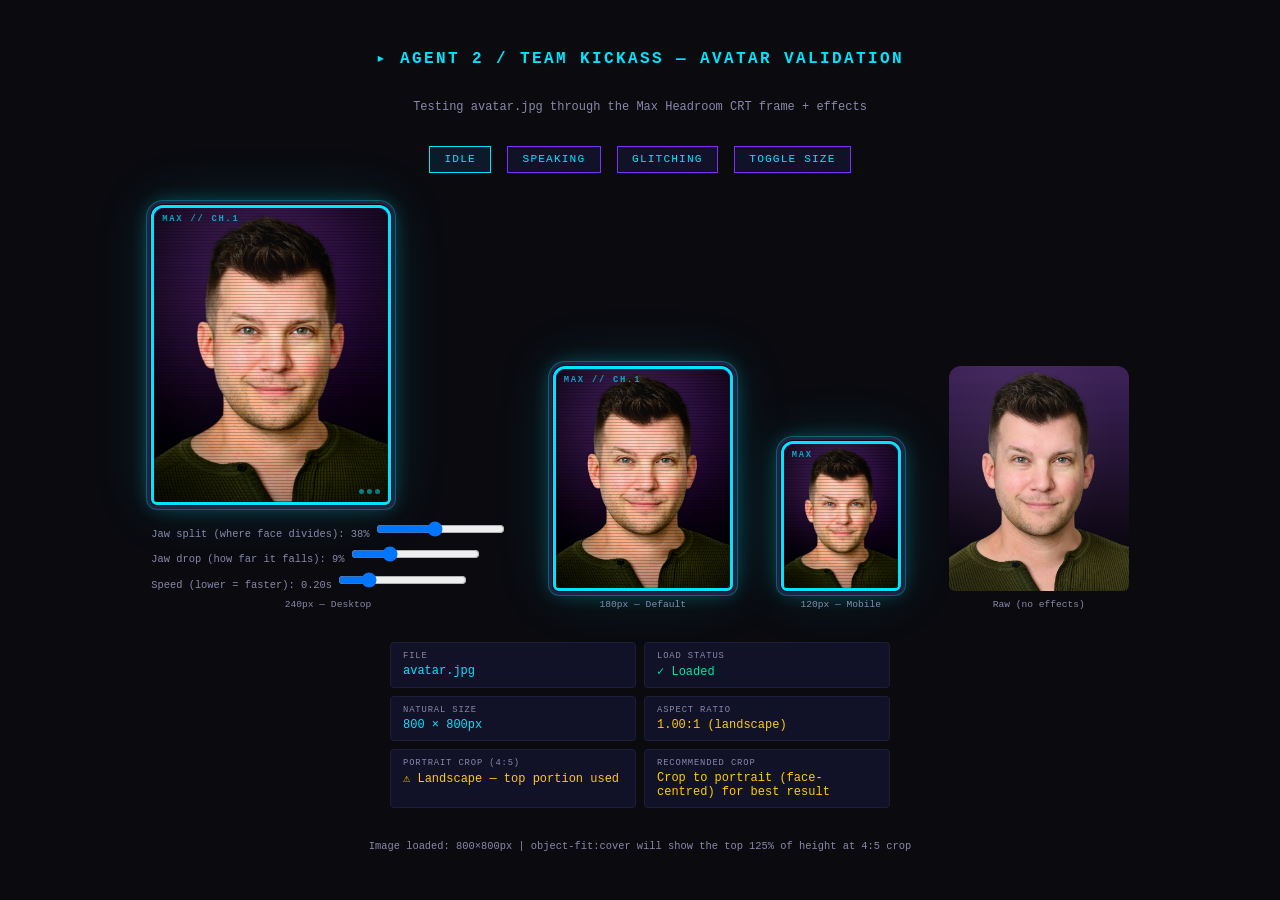
<file: assets/test-avatar.html>
<!DOCTYPE html>
<html lang="en">
<head>
  <meta charset="UTF-8">
  <meta name="viewport" content="width=device-width, initial-scale=1.0">
  <title>Agent 2 — Avatar + CSS Validation</title>
  <style>
    /* Inline tokens so this is self-contained */
    :root {
      --color-bg:           #0a0a0f;
      --color-accent:       #00e5ff;
      --color-accent-2:     #7b2fff;
      --color-accent-3:     #ff2d78;
      --color-text:         #e8e8f0;
      --color-text-dim:     #8888aa;
      --color-scanline:     rgba(0,0,0,0.18);
      --color-crt-vignette: rgba(0,0,0,0.55);
      --font-mono:          "Courier New", Courier, monospace;
      --mh-size:            240px;
      --mh-border:          3px;
      --mh-z:               100;
    }

    * { box-sizing: border-box; margin: 0; padding: 0; }

    body {
      background: var(--color-bg);
      color: var(--color-text);
      font-family: var(--font-mono);
      min-height: 100vh;
      display: flex;
      flex-direction: column;
      align-items: center;
      justify-content: center;
      gap: 2rem;
      padding: 2rem;
    }

    h1 { color: var(--color-accent); font-size: 1rem; letter-spacing: 0.15em; text-transform: uppercase; }
    p  { color: var(--color-text-dim); font-size: 0.75rem; text-align: center; }

    /* ---- Controls ---- */
    .controls {
      display: flex;
      gap: 1rem;
      flex-wrap: wrap;
      justify-content: center;
    }
    button {
      background: #111128;
      border: 1px solid var(--color-accent-2);
      color: var(--color-accent);
      font-family: var(--font-mono);
      font-size: 0.7rem;
      padding: 0.4rem 0.9rem;
      cursor: pointer;
      letter-spacing: 0.1em;
      text-transform: uppercase;
      transition: background 0.15s;
    }
    button:hover { background: #1e1e3a; }
    button.active { border-color: var(--color-accent); background: #0d1a2a; }

    /* ---- Grid of sizes ---- */
    .size-grid {
      display: flex;
      gap: 3rem;
      align-items: flex-end;
      flex-wrap: wrap;
      justify-content: center;
    }
    .size-label {
      font-size: 0.6rem;
      color: var(--color-text-dim);
      text-align: center;
      margin-top: 0.5rem;
    }

    /* ======================================================
       MAX HEADROOM WIDGET (from max-headroom.css inline)
       ====================================================== */
    .max-headroom {
      position: relative;
      width: var(--mh-size);
      isolation: isolate;
    }

    .max-headroom__frame {
      position: relative;
      width: 100%;
      aspect-ratio: 4 / 5;
      border-radius: 12px 12px 6px 6px;
      background: #1a1a2e;
      border: var(--mh-border) solid var(--color-accent);
      box-shadow:
        0 0 0 1px #0a0a1a,
        0 0 0 4px #222244,
        0 0 0 5px rgba(0,229,255,0.3),
        0 0 20px rgba(0,229,255,0.4),
        0 0 60px rgba(0,229,255,0.15),
        inset 0 0 30px rgba(0,0,0,0.8);
      overflow: hidden;
      transition: box-shadow 0.2s ease;
    }

    .max-headroom__frame::before {
      content: "";
      position: absolute;
      inset: 0;
      background: radial-gradient(ellipse at 40% 30%, rgba(255,255,255,0.06) 0%, transparent 60%);
      pointer-events: none;
      z-index: 20;
      border-radius: inherit;
    }

    /* ---- Two-layer South Park jaw ---- */
    .max-headroom__avatar-wrap {
      position: absolute;
      inset: 0;
      overflow: hidden;
    }

    .max-headroom__avatar {
      display: block;
      position: absolute;
      inset: 0;
      width: 100%;
      height: 100%;
      object-fit: cover;
      object-position: center top;
      filter: saturate(1.2) contrast(1.1) hue-rotate(5deg);
    }

    /* Top half — static (forehead, eyes, nose) */
    .max-headroom__avatar--top {
      /* clip-path: inset(top right bottom left) */
      clip-path: inset(0 0 var(--jaw-split, 38%) 0);
      z-index: 2;
    }

    /* Bottom jaw — drops down when speaking */
    .max-headroom__avatar--jaw {
      clip-path: inset(calc(100% - var(--jaw-split, 38%)) 0 0 0);
      z-index: 1;
      transform-origin: center top;
      /* Small gap line between halves — sells the separation */
      border-top: 1px solid rgba(0,0,0,0.6);
    }

    @keyframes jaw-flap {
      0%   { transform: translateY(0); }
      40%  { transform: translateY(var(--jaw-drop, 9%)); }
      60%  { transform: translateY(var(--jaw-drop, 9%)); }
      100% { transform: translateY(0); }
    }

    .max-headroom.is-speaking .max-headroom__avatar--jaw {
      animation: jaw-flap var(--jaw-speed, 0.2s) linear infinite;
    }

    /* Glitch still applies to both layers */
    .max-headroom.is-glitching .max-headroom__avatar--top,
    .max-headroom.is-glitching .max-headroom__avatar--jaw {
      animation: crt-warp 0.4s ease-out;
    }

    .scanline-overlay {
      position: absolute;
      inset: 0;
      pointer-events: none;
      z-index: 10;
      border-radius: inherit;
      background: repeating-linear-gradient(
        to bottom,
        transparent 0px, transparent 2px,
        rgba(0,0,0,0.22) 2px, rgba(0,0,0,0.22) 3px
      );
    }

    .crt-overlay {
      position: absolute;
      inset: 0;
      pointer-events: none;
      z-index: 11;
      border-radius: inherit;
      background: radial-gradient(ellipse at center, transparent 45%, rgba(0,0,0,0.7) 100%);
    }

    .noise-overlay {
      position: absolute;
      inset: -20%;
      width: 140%; height: 140%;
      pointer-events: none;
      z-index: 9;
      opacity: 0;
      border-radius: inherit;
      background-image: url("data:image/svg+xml,%3Csvg viewBox='0 0 256 256' xmlns='http://www.w3.org/2000/svg'%3E%3Cfilter id='n'%3E%3CfeTurbulence type='fractalNoise' baseFrequency='0.9' numOctaves='4' stitchTiles='stitch'/%3E%3C/filter%3E%3Crect width='100%25' height='100%25' filter='url(%23n)' opacity='0.15'/%3E%3C/svg%3E");
      background-size: 256px 256px;
      transition: opacity 0.1s;
    }

    .max-headroom__label {
      position: absolute;
      top: 6px; left: 8px;
      z-index: 25;
      font-family: var(--font-mono);
      font-size: 0.55rem;
      font-weight: bold;
      color: var(--color-accent);
      text-transform: uppercase;
      letter-spacing: 0.2em;
      opacity: 0.7;
      pointer-events: none;
    }

    .max-headroom__signal {
      position: absolute;
      bottom: 8px; right: 8px;
      z-index: 25;
      display: flex;
      gap: 3px;
      align-items: center;
      pointer-events: none;
    }

    .max-headroom__signal-dot {
      width: 5px; height: 5px;
      border-radius: 50%;
      background: var(--color-accent);
      opacity: 0.5;
      animation: signal-pulse 1.4s ease-in-out infinite;
    }
    .max-headroom__signal-dot:nth-child(2) { animation-delay: 0.2s; }
    .max-headroom__signal-dot:nth-child(3) { animation-delay: 0.4s; }

    @keyframes signal-pulse {
      0%, 100% { opacity: 0.25; transform: scale(0.9); }
      50%       { opacity: 0.9;  transform: scale(1.1); }
    }

    /* ---- States ---- */
    /* Jaw oscillation — compresses from the bottom up, simulating mouth open/close.
       transform-origin: center bottom anchors the chin, so movement goes upward (jaw).
       Fast 0.18s cycle ~= natural speech cadence.
       scaleY(0.97) is subtle — enough to read as talking, not cartoonish. */
    /* Legacy — replaced by jaw-flap */
    @keyframes speaking-pulse { 0%, 100% { opacity: 1; } }

    @keyframes crt-warp {
      0%   { transform: translateX(0) skewX(0deg); }
      15%  { transform: translateX(-3px) skewX(-0.4deg); }
      30%  { transform: translateX(3px) skewX(0.4deg); }
      50%  { transform: translateX(-2px) skewX(-0.2deg); }
      70%  { transform: translateX(2px) skewX(0.3deg); }
      85%  { transform: translateX(-1px) skewX(0deg); }
      100% { transform: translateX(0) skewX(0deg); }
    }

    @keyframes rgb-shift-frame {
      0%   { box-shadow: 0 0 0 1px #0a0a1a, 0 0 0 4px #222244, 0 0 0 5px rgba(0,229,255,0.3), 0 0 20px rgba(0,229,255,0.4), inset 0 0 30px rgba(0,0,0,0.8); }
      30%  { box-shadow: 0 0 0 1px #0a0a1a, 0 0 0 4px #220011, 0 0 0 5px rgba(255,45,120,0.5), 0 0 25px rgba(255,45,120,0.5), inset 0 0 30px rgba(0,0,0,0.8); }
      60%  { box-shadow: 0 0 0 1px #0a0a1a, 0 0 0 4px #110022, 0 0 0 5px rgba(123,47,255,0.5), 0 0 25px rgba(123,47,255,0.4), inset 0 0 30px rgba(0,0,0,0.8); }
      100% { box-shadow: 0 0 0 1px #0a0a1a, 0 0 0 4px #222244, 0 0 0 5px rgba(0,229,255,0.3), 0 0 20px rgba(0,229,255,0.4), inset 0 0 30px rgba(0,0,0,0.8); }
    }

    .max-headroom.is-speaking .max-headroom__frame {
      box-shadow:
        0 0 0 1px #0a0a1a, 0 0 0 4px #222244,
        0 0 0 5px rgba(0,229,255,0.6),
        0 0 30px rgba(0,229,255,0.7),
        0 0 80px rgba(0,229,255,0.25),
        inset 0 0 30px rgba(0,0,0,0.8);
    }
    .max-headroom.is-speaking .max-headroom__frame {
      box-shadow:
        0 0 0 1px #0a0a1a, 0 0 0 4px #222244,
        0 0 0 5px rgba(0,229,255,0.6),
        0 0 30px rgba(0,229,255,0.7),
        0 0 80px rgba(0,229,255,0.25),
        inset 0 0 30px rgba(0,0,0,0.8);
    }
    .max-headroom.is-speaking .noise-overlay { opacity: 0.08; }
    .max-headroom.is-speaking .max-headroom__signal-dot { animation-duration: 0.5s; opacity: 0.95; }

    .max-headroom.is-glitching .max-headroom__frame {
      border-color: var(--color-accent-3);
      animation: rgb-shift-frame 0.5s ease-in-out;
    }
    .max-headroom.is-glitching .max-headroom__avatar {
      animation: crt-warp 0.4s ease-out;
    }
    .max-headroom.is-glitching .noise-overlay { opacity: 0.18; }

    /* ---- Image analysis panel ---- */
    .analysis {
      display: grid;
      grid-template-columns: 1fr 1fr;
      gap: 0.5rem;
      max-width: 500px;
      width: 100%;
    }
    .analysis-item {
      background: #111128;
      border: 1px solid #1e1e3a;
      padding: 0.5rem 0.75rem;
      border-radius: 4px;
    }
    .analysis-item .label {
      font-size: 0.55rem;
      color: var(--color-text-dim);
      text-transform: uppercase;
      letter-spacing: 0.1em;
      margin-bottom: 0.2rem;
    }
    .analysis-item .value {
      font-size: 0.75rem;
      color: var(--color-accent);
    }
    .analysis-item .value.warn { color: #ffcc00; }
    .analysis-item .value.ok   { color: #00e5a0; }
    .analysis-item .value.bad  { color: var(--color-accent-3); }
  </style>
</head>
<body>

  <h1>▸ Agent 2 / Team Kickass — Avatar Validation</h1>
  <p>Testing avatar.jpg through the Max Headroom CRT frame + effects</p>

  <!-- Controls -->
  <div class="controls">
    <button onclick="setState('')" class="active" id="btn-idle">Idle</button>
    <button onclick="setState('is-speaking')" id="btn-speaking">Speaking</button>
    <button onclick="setState('is-glitching')" id="btn-glitching">Glitching</button>
    <button onclick="cycleSizes()" id="btn-sizes">Toggle Size</button>
  </div>

  <!-- Size comparison grid -->
  <div class="size-grid" id="sizeGrid">

    <!-- Large (desktop) -->
    <div>
      <div class="max-headroom" id="widget" style="--mh-size:240px; --jaw-split:38%; --jaw-drop:9%; --jaw-speed:0.2s">
        <div class="max-headroom__frame">
          <div class="max-headroom__avatar-wrap">
            <img class="max-headroom__avatar max-headroom__avatar--top" src="avatar.jpg"
                 alt="Max Headroom" id="avatar"
                 onerror="document.getElementById('imgStatus').textContent='ERROR: avatar.jpg not found'">
            <img class="max-headroom__avatar max-headroom__avatar--jaw" src="avatar.jpg"
                 alt="" aria-hidden="true">
          </div>
          <div class="scanline-overlay"></div>
          <div class="crt-overlay"></div>
          <div class="noise-overlay"></div>
          <span class="max-headroom__label">MAX // CH.1</span>
          <div class="max-headroom__signal">
            <div class="max-headroom__signal-dot"></div>
            <div class="max-headroom__signal-dot"></div>
            <div class="max-headroom__signal-dot"></div>
          </div>
        </div>
      </div>

      <!-- Tuning sliders -->
      <div style="margin-top:1rem; display:flex; flex-direction:column; gap:0.4rem; font-size:0.65rem; color:var(--color-text-dim); font-family:var(--font-mono)">
        <label>Jaw split (where face divides): <span id="splitVal">38%</span>
          <input type="range" min="20" max="60" value="38" step="1"
                 oninput="setJaw('jaw-split', this.value+'%', 'splitVal', this.value+'%')">
        </label>
        <label>Jaw drop (how far it falls): <span id="dropVal">9%</span>
          <input type="range" min="3" max="25" value="9" step="1"
                 oninput="setJaw('jaw-drop', this.value+'%', 'dropVal', this.value+'%')">
        </label>
        <label>Speed (lower = faster): <span id="speedVal">0.20s</span>
          <input type="range" min="10" max="60" value="20" step="2"
                 oninput="setJaw('jaw-speed', (this.value/100)+'s', 'speedVal', (this.value/100).toFixed(2)+'s')">
        </label>
      </div>
      <div class="size-label">240px — Desktop</div>
    </div>

    <!-- Medium -->
    <div>
      <div class="max-headroom" style="--mh-size:180px">
        <div class="max-headroom__frame">
          <img class="max-headroom__avatar" src="avatar.jpg" alt="Max Headroom">
          <div class="scanline-overlay"></div>
          <div class="crt-overlay"></div>
          <div class="noise-overlay" style="opacity:0"></div>
          <span class="max-headroom__label">MAX // CH.1</span>
        </div>
      </div>
      <div class="size-label">180px — Default</div>
    </div>

    <!-- Small -->
    <div>
      <div class="max-headroom" style="--mh-size:120px">
        <div class="max-headroom__frame">
          <img class="max-headroom__avatar" src="avatar.jpg" alt="Max Headroom">
          <div class="scanline-overlay"></div>
          <div class="crt-overlay"></div>
          <span class="max-headroom__label">MAX</span>
        </div>
      </div>
      <div class="size-label">120px — Mobile</div>
    </div>

    <!-- No effects (raw) -->
    <div>
      <div class="max-headroom" style="--mh-size:180px">
        <div class="max-headroom__frame" style="border:none;box-shadow:none;background:transparent">
          <img class="max-headroom__avatar" src="avatar.jpg" alt="Max Headroom"
               style="filter:none">
        </div>
      </div>
      <div class="size-label">Raw (no effects)</div>
    </div>

  </div>

  <!-- Image analysis -->
  <div class="analysis">
    <div class="analysis-item">
      <div class="label">File</div>
      <div class="value" id="imgFile">avatar.jpg</div>
    </div>
    <div class="analysis-item">
      <div class="label">Load status</div>
      <div class="value" id="imgStatus">Checking...</div>
    </div>
    <div class="analysis-item">
      <div class="label">Natural size</div>
      <div class="value" id="imgSize">—</div>
    </div>
    <div class="analysis-item">
      <div class="label">Aspect ratio</div>
      <div class="value" id="imgRatio">—</div>
    </div>
    <div class="analysis-item">
      <div class="label">Portrait crop (4:5)</div>
      <div class="value" id="imgCrop">—</div>
    </div>
    <div class="analysis-item">
      <div class="label">Recommended crop</div>
      <div class="value" id="imgRec">—</div>
    </div>
  </div>

  <p id="imgStatus2" style="font-size:0.65rem; color: var(--color-text-dim)"></p>

  <script>
    // State toggling
    const widget = document.getElementById('widget');
    const btns = { '': 'btn-idle', 'is-speaking': 'btn-speaking', 'is-glitching': 'btn-glitching' };

    function setState(state) {
      widget.className = 'max-headroom' + (state ? ' ' + state : '');
      Object.entries(btns).forEach(([s, id]) => {
        document.getElementById(id).classList.toggle('active', s === state);
      });

      // Auto-clear glitch after animation
      if (state === 'is-glitching') {
        setTimeout(() => setState(''), 600);
      }
    }

    // Size cycling
    const sizes = [240, 180, 150, 120];
    let sizeIdx = 0;
    function cycleSizes() {
      sizeIdx = (sizeIdx + 1) % sizes.length;
      widget.style.setProperty('--mh-size', sizes[sizeIdx] + 'px');
      document.getElementById('btn-sizes').textContent = `Size: ${sizes[sizeIdx]}px`;
    }

    // Image analysis
    const img = document.getElementById('avatar');
    function analyzeImage() {
      const w = img.naturalWidth;
      const h = img.naturalHeight;
      const ratio = (w / h).toFixed(2);
      const isPortrait = h > w;
      const is4x5 = Math.abs((w/h) - 0.8) < 0.15;

      document.getElementById('imgStatus').textContent = '✓ Loaded';
      document.getElementById('imgStatus').className = 'value ok';
      document.getElementById('imgSize').textContent = `${w} × ${h}px`;

      const ratioEl = document.getElementById('imgRatio');
      ratioEl.textContent = `${ratio}:1 (${isPortrait ? 'portrait' : 'landscape'})`;
      ratioEl.className = isPortrait ? 'value ok' : 'value warn';

      const cropEl = document.getElementById('imgCrop');
      cropEl.textContent = is4x5 ? '✓ Near-ideal' : isPortrait ? '✓ Will crop well' : '⚠ Landscape — top portion used';
      cropEl.className = isPortrait ? 'value ok' : 'value warn';

      const recEl = document.getElementById('imgRec');
      if (is4x5) {
        recEl.textContent = 'Perfect as-is';
        recEl.className = 'value ok';
      } else if (isPortrait) {
        recEl.textContent = 'Good — ensure face is in upper 60%';
        recEl.className = 'value ok';
      } else {
        recEl.textContent = 'Crop to portrait (face-centred) for best result';
        recEl.className = 'value warn';
      }

      document.getElementById('imgStatus2').textContent =
        `Image loaded: ${w}×${h}px | object-fit:cover will show the top ${Math.round((w/h)*(5/4)*100)}% of height at 4:5 crop`;
    }

    img.addEventListener('load', analyzeImage);
    img.addEventListener('error', () => {
      document.getElementById('imgStatus').textContent = '✗ Not found';
      document.getElementById('imgStatus').className = 'value bad';
      document.getElementById('imgStatus2').textContent = 'Place avatar.jpg in the same folder as this HTML file to test.';
    });

    if (img.complete && img.naturalWidth > 0) analyzeImage();

    // Jaw tuning — updates CSS custom properties on the widget in real time
    function setJaw(prop, val, labelId, labelVal) {
      document.getElementById('widget').style.setProperty('--' + prop, val);
      document.getElementById(labelId).textContent = labelVal;
    }
  </script>
</body>
</html>
</file>
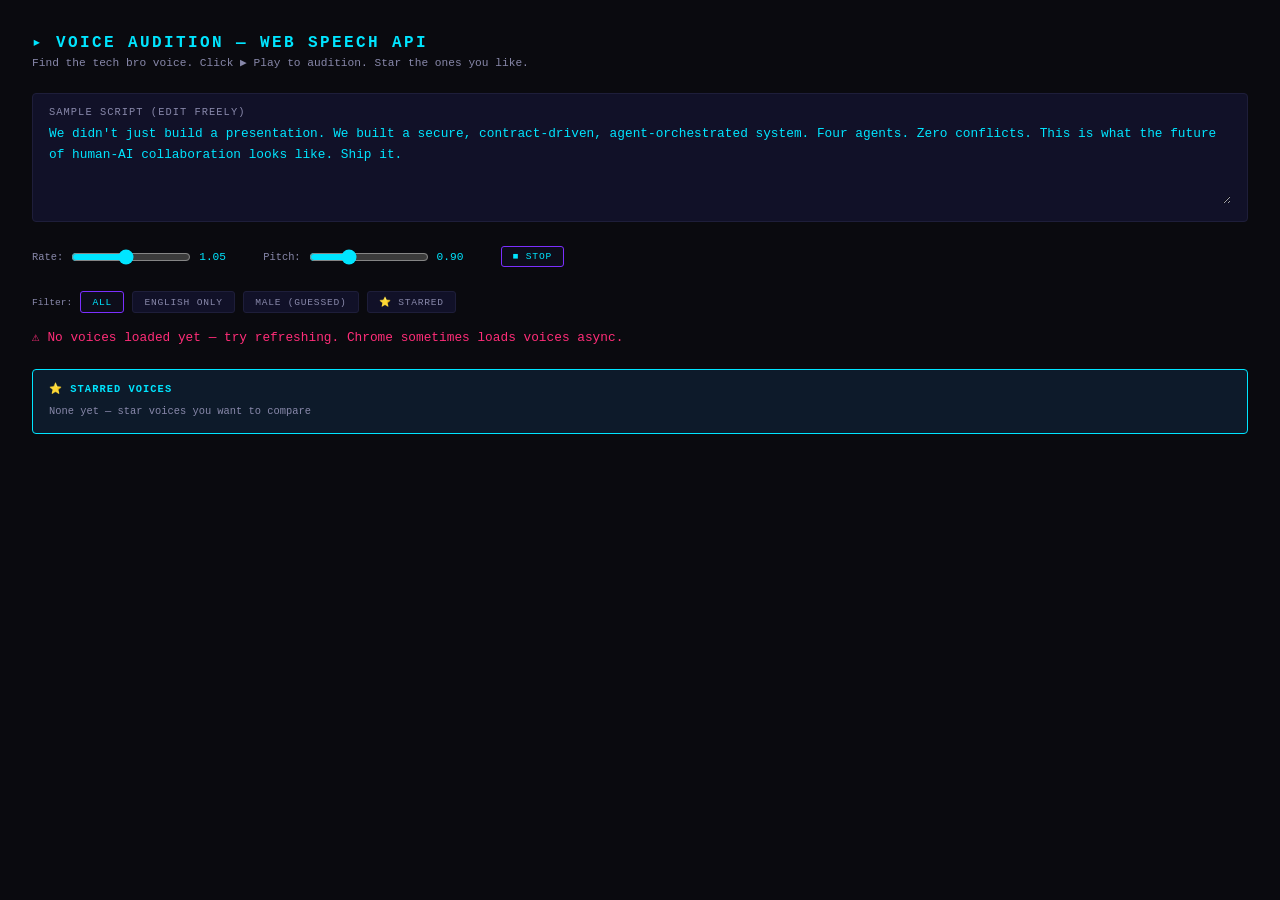
<file: assets/test-voices.html>
<!DOCTYPE html>
<html lang="en">
<head>
  <meta charset="UTF-8">
  <title>Agent 2 — Voice Audition</title>
  <style>
    :root {
      --bg: #0a0a0f; --accent: #00e5ff; --accent2: #7b2fff;
      --text: #e8e8f0; --dim: #8888aa; --mono: "Courier New", monospace;
    }
    * { box-sizing: border-box; margin: 0; padding: 0; }
    body { background: var(--bg); color: var(--text); font-family: var(--mono); padding: 2rem; }
    h1 { color: var(--accent); font-size: 1rem; text-transform: uppercase; letter-spacing: 0.15em; margin-bottom: 0.25rem; }
    p.sub { color: var(--dim); font-size: 0.7rem; margin-bottom: 1.5rem; }

    .script-area {
      background: #111128; border: 1px solid #1e1e3a; border-radius: 4px;
      padding: 0.75rem 1rem; margin-bottom: 1.5rem;
    }
    .script-area label { font-size: 0.65rem; color: var(--dim); text-transform: uppercase; letter-spacing: 0.1em; display: block; margin-bottom: 0.4rem; }
    .script-area textarea {
      width: 100%; background: transparent; border: none; outline: none;
      color: var(--accent); font-family: var(--mono); font-size: 0.8rem;
      line-height: 1.6; resize: vertical; min-height: 80px;
    }

    .controls { display: flex; gap: 0.5rem; align-items: center; flex-wrap: wrap; margin-bottom: 1.5rem; }
    .controls label { font-size: 0.65rem; color: var(--dim); }
    .controls input[type=range] { accent-color: var(--accent); width: 120px; }
    .controls span { font-size: 0.7rem; color: var(--accent); min-width: 2.5rem; }

    .filter-bar { display: flex; gap: 0.5rem; margin-bottom: 1rem; flex-wrap: wrap; }
    button.filter {
      background: #111128; border: 1px solid #1e1e3a; color: var(--dim);
      font-family: var(--mono); font-size: 0.6rem; padding: 0.25rem 0.7rem;
      cursor: pointer; text-transform: uppercase; letter-spacing: 0.08em; border-radius: 3px;
    }
    button.filter.active { border-color: var(--accent2); color: var(--accent); background: #0d0d1a; }

    #voice-list { display: flex; flex-direction: column; gap: 0.4rem; max-height: 60vh; overflow-y: auto; }

    .voice-row {
      display: grid; grid-template-columns: 1fr auto auto auto;
      align-items: center; gap: 0.75rem;
      background: #111128; border: 1px solid #1e1e3a; border-radius: 4px;
      padding: 0.5rem 0.75rem; transition: border-color 0.15s;
    }
    .voice-row:hover { border-color: var(--accent2); }
    .voice-row.playing { border-color: var(--accent); background: #0d1a2a; }
    .voice-row.techbro { border-color: var(--accent2); }

    .voice-info { display: flex; flex-direction: column; gap: 0.1rem; }
    .voice-name { font-size: 0.75rem; color: var(--text); }
    .voice-meta { font-size: 0.6rem; color: var(--dim); }
    .voice-badge {
      font-size: 0.55rem; padding: 0.1rem 0.4rem; border-radius: 2px;
      text-transform: uppercase; letter-spacing: 0.08em; white-space: nowrap;
    }
    .badge-en  { background: rgba(0,229,255,0.1); color: var(--accent); border: 1px solid rgba(0,229,255,0.3); }
    .badge-male { background: rgba(123,47,255,0.1); color: var(--accent2); border: 1px solid rgba(123,47,255,0.3); }
    .badge-star { background: rgba(255,45,120,0.15); color: #ff2d78; border: 1px solid rgba(255,45,120,0.4); }

    button.play {
      background: #0d0d1a; border: 1px solid var(--accent2); color: var(--accent);
      font-family: var(--mono); font-size: 0.65rem; padding: 0.3rem 0.7rem;
      cursor: pointer; text-transform: uppercase; letter-spacing: 0.08em; white-space: nowrap;
      border-radius: 3px; min-width: 64px;
    }
    button.play:hover { background: #1e1e3a; }
    button.play.active { border-color: var(--accent); background: #0d1a2a; }

    button.star {
      background: transparent; border: 1px solid #1e1e3a; color: var(--dim);
      font-size: 0.75rem; padding: 0.25rem 0.5rem; cursor: pointer; border-radius: 3px;
    }
    button.star.starred { border-color: #ff2d78; color: #ff2d78; }

    #selected {
      margin-top: 1.5rem; padding: 0.75rem 1rem;
      background: #0d1a2a; border: 1px solid var(--accent);
      border-radius: 4px; font-size: 0.7rem;
    }
    #selected h3 { color: var(--accent); font-size: 0.65rem; text-transform: uppercase; letter-spacing: 0.1em; margin-bottom: 0.4rem; }
    #selected-list { color: var(--text); line-height: 1.8; }

    #no-voices { color: #ff2d78; font-size: 0.8rem; display: none; }
  </style>
</head>
<body>

<h1>▸ Voice Audition — Web Speech API</h1>
<p class="sub">Find the tech bro voice. Click ▶ Play to audition. Star the ones you like.</p>

<!-- Sample script -->
<div class="script-area">
  <label>Sample script (edit freely)</label>
  <textarea id="script">We didn't just build a presentation. We built a secure, contract-driven, agent-orchestrated system. Four agents. Zero conflicts. This is what the future of human-AI collaboration looks like. Ship it.</textarea>
</div>

<!-- Rate / Pitch controls -->
<div class="controls">
  <label>Rate:</label>
  <input type="range" id="rate" min="0.6" max="1.6" step="0.05" value="1.05"
         oninput="document.getElementById('rateVal').textContent=this.value">
  <span id="rateVal">1.05</span>

  <label style="margin-left:1rem">Pitch:</label>
  <input type="range" id="pitch" min="0.5" max="1.8" step="0.05" value="0.9"
         oninput="document.getElementById('pitchVal').textContent=this.value">
  <span id="pitchVal">0.90</span>

  <button class="filter active" style="margin-left:1rem" onclick="stopAll()">■ Stop</button>
</div>

<!-- Filters -->
<div class="filter-bar">
  <span style="font-size:0.6rem;color:var(--dim);align-self:center">Filter:</span>
  <button class="filter active" onclick="filterVoices('all', this)">All</button>
  <button class="filter" onclick="filterVoices('en', this)">English only</button>
  <button class="filter" onclick="filterVoices('male', this)">Male (guessed)</button>
  <button class="filter" onclick="filterVoices('starred', this)">⭐ Starred</button>
</div>

<div id="no-voices">⚠ No voices loaded yet — try refreshing. Chrome sometimes loads voices async.</div>
<div id="voice-list"></div>

<!-- Selected voices summary -->
<div id="selected">
  <h3>⭐ Starred voices</h3>
  <div id="selected-list" style="color:var(--dim);font-size:0.65rem">None yet — star voices you want to compare</div>
</div>

<script>
  let voices = [];
  let starred = new Set();
  let currentUtterance = null;
  let activeFilter = 'all';

  // Male name heuristics — Web Speech API doesn't expose gender
  const maleNames = [
    'alex','fred','tom','daniel','oliver','arthur','gordon','bruce',
    'junior','ralph','albert','bad news','bahh','boing','bubbles',
    'cellos','deranged','good news','hysterical','jester','organ',
    'trinoids','whisper','zarvox','profanity','bells','boing',
    'google uk english male','microsoft david','microsoft mark',
    'microsoft george','david','mark','george','james','aaron',
    'nicky','reed','robbie','rocko','sandy','shelley','wayne'
  ];

  function likelyMale(name) {
    const n = name.toLowerCase();
    return maleNames.some(m => n.includes(m));
  }

  function loadVoices() {
    voices = window.speechSynthesis.getVoices();
    if (voices.length === 0) {
      document.getElementById('no-voices').style.display = 'block';
      return;
    }
    document.getElementById('no-voices').style.display = 'none';
    renderList();
  }

  function renderList() {
    const list = document.getElementById('voice-list');
    list.innerHTML = '';

    let filtered = voices.filter(v => {
      if (activeFilter === 'en') return v.lang.startsWith('en');
      if (activeFilter === 'male') return v.lang.startsWith('en') && likelyMale(v.name);
      if (activeFilter === 'starred') return starred.has(v.name);
      return true;
    });

    if (filtered.length === 0) {
      list.innerHTML = '<div style="color:var(--dim);font-size:0.7rem;padding:1rem">No voices match this filter.</div>';
      return;
    }

    filtered.forEach((v, i) => {
      const isMale = likelyMale(v.name);
      const isEn = v.lang.startsWith('en');
      const isStarred = starred.has(v.name);
      const row = document.createElement('div');
      row.className = 'voice-row' + (isStarred ? ' techbro' : '');
      row.id = 'row-' + v.name.replace(/\s+/g,'-');

      row.innerHTML = `
        <div class="voice-info">
          <span class="voice-name">${v.name}</span>
          <span class="voice-meta">${v.lang} ${v.localService ? '· local' : '· network'}</span>
        </div>
        <div style="display:flex;gap:0.3rem;flex-wrap:wrap">
          ${isEn ? '<span class="voice-badge badge-en">EN</span>' : ''}
          ${isMale ? '<span class="voice-badge badge-male">♂</span>' : ''}
          ${isStarred ? '<span class="voice-badge badge-star">⭐ starred</span>' : ''}
        </div>
        <button class="play" id="btn-${v.name.replace(/\s+/g,'-')}" onclick="speak('${v.name.replace(/'/g,"\\'")}')">▶ Play</button>
        <button class="star ${isStarred ? 'starred' : ''}" onclick="toggleStar('${v.name.replace(/'/g,"\\'")}', this)">★</button>
      `;
      list.appendChild(row);
    });
  }

  function speak(voiceName) {
    stopAll();
    const text = document.getElementById('script').value;
    const rate = parseFloat(document.getElementById('rate').value);
    const pitch = parseFloat(document.getElementById('pitch').value);

    const u = new SpeechSynthesisUtterance(text);
    u.voice = voices.find(v => v.name === voiceName);
    u.rate = rate;
    u.pitch = pitch;

    const btnId = 'btn-' + voiceName.replace(/\s+/g, '-');
    const rowId = 'row-' + voiceName.replace(/\s+/g, '-');
    const btn = document.getElementById(btnId);
    const row = document.getElementById(rowId);
    if (btn) { btn.textContent = '■ Stop'; btn.classList.add('active'); }
    if (row) row.classList.add('playing');

    u.onend = u.onerror = () => {
      if (btn) { btn.textContent = '▶ Play'; btn.classList.remove('active'); }
      if (row) row.classList.remove('playing');
      currentUtterance = null;
    };

    currentUtterance = u;
    window.speechSynthesis.speak(u);
  }

  function stopAll() {
    window.speechSynthesis.cancel();
    document.querySelectorAll('.play.active').forEach(b => {
      b.textContent = '▶ Play'; b.classList.remove('active');
    });
    document.querySelectorAll('.voice-row.playing').forEach(r => r.classList.remove('playing'));
    currentUtterance = null;
  }

  function toggleStar(name, btn) {
    if (starred.has(name)) {
      starred.delete(name);
      btn.classList.remove('starred');
    } else {
      starred.add(name);
      btn.classList.add('starred');
    }
    updateSelectedList();
    renderList(); // re-render to update badge
  }

  function updateSelectedList() {
    const el = document.getElementById('selected-list');
    if (starred.size === 0) {
      el.innerHTML = '<span style="color:var(--dim);font-size:0.65rem">None yet</span>';
    } else {
      el.innerHTML = [...starred].map(n =>
        `<div>⭐ <strong style="color:var(--accent)">${n}</strong>
          — <button onclick="speak('${n.replace(/'/g,"\\'")}'); return false"
              style="background:none;border:none;color:var(--accent2);cursor:pointer;font-family:var(--mono);font-size:0.65rem">▶ replay</button>
        </div>`
      ).join('');
    }
  }

  function filterVoices(type, btn) {
    activeFilter = type;
    document.querySelectorAll('.filter').forEach(b => b.classList.remove('active'));
    btn.classList.add('active');
    renderList();
  }

  // Load voices — Chrome loads them async
  window.speechSynthesis.onvoiceschanged = loadVoices;
  loadVoices();
  // Fallback for browsers that load synchronously
  setTimeout(loadVoices, 500);
</script>
</body>
</html>
</file>
